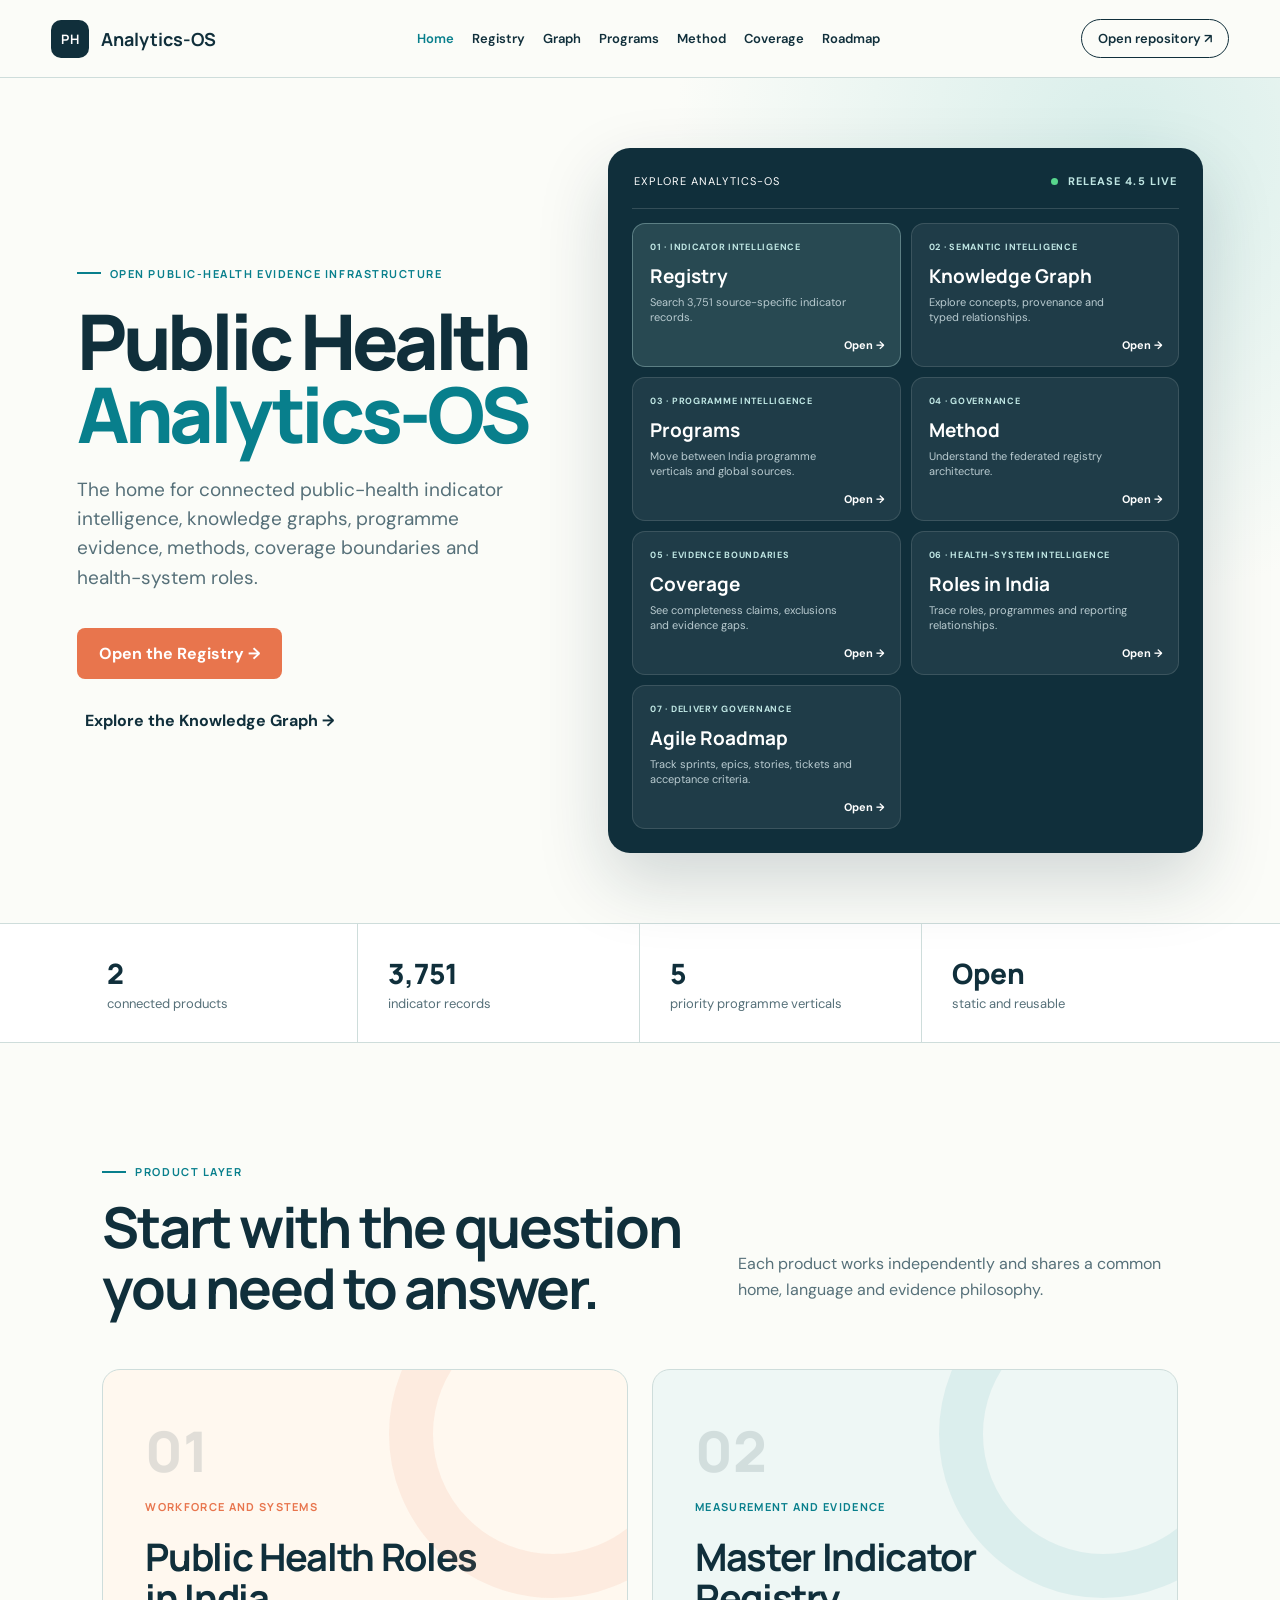
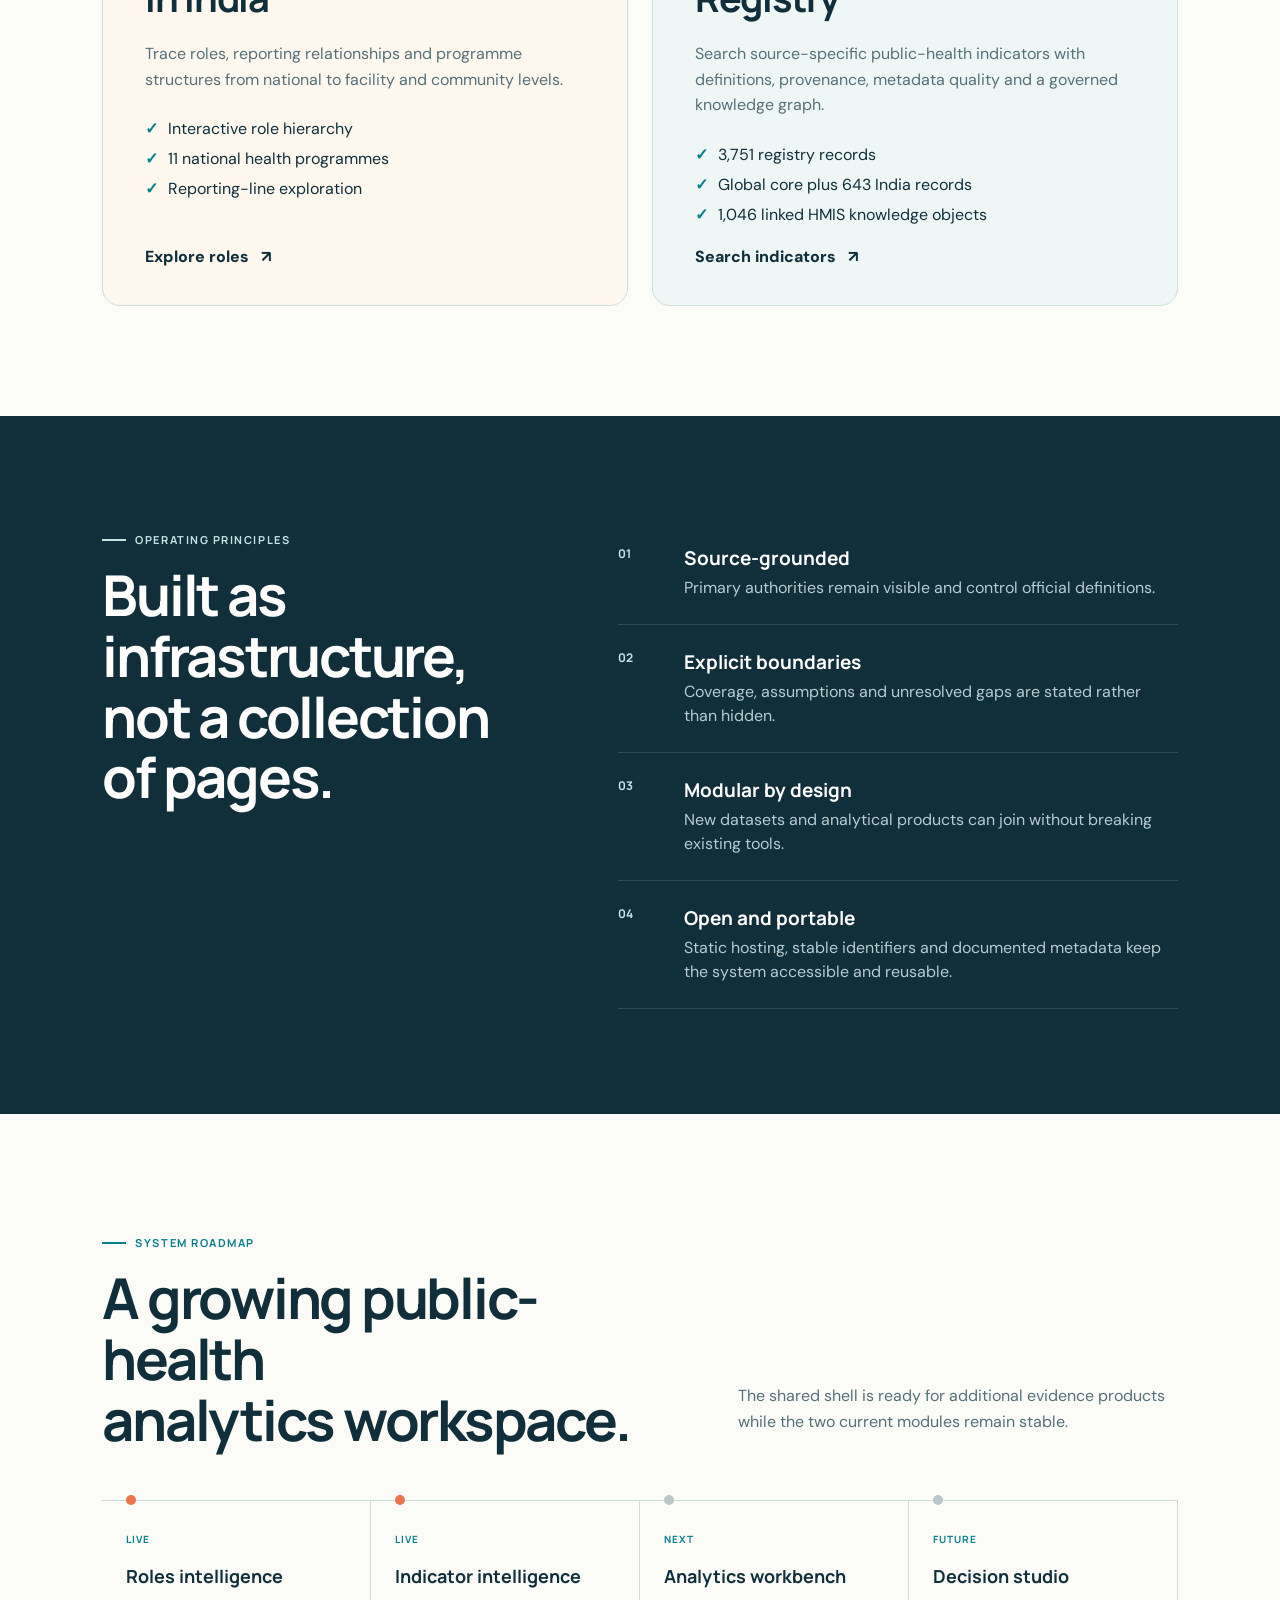
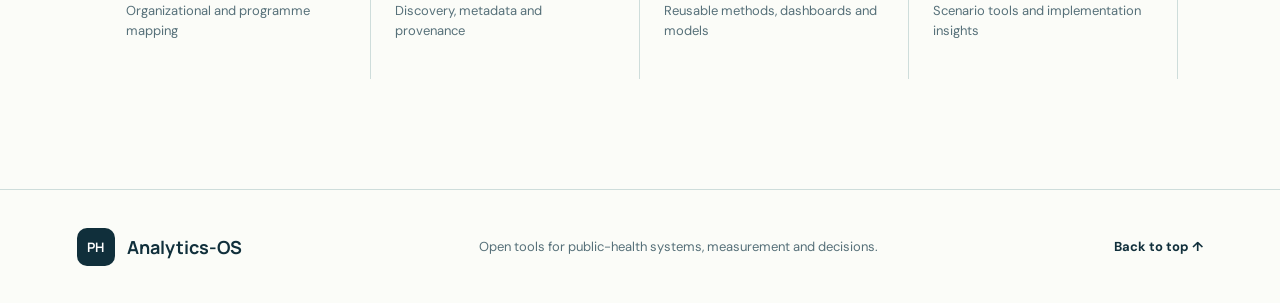
<file: index.html>
<!doctype html>
<html lang="en">
<head>
  <meta charset="utf-8">
  <meta name="viewport" content="width=device-width,initial-scale=1">
  <title>Public Health Analytics-OS</title>
  <meta name="description" content="An open, modular evidence workspace for public-health roles, indicators and analytics.">
  <meta property="og:title" content="Public Health Analytics-OS">
  <meta property="og:description" content="Public-health roles, indicators and evidence tools in one open operating system.">
  <meta property="og:url" content="https://abeezith.github.io/Public-Health-Analytics-OS/">
  <meta property="og:image" content="https://abeezith.github.io/Public-Health-Analytics-OS/og.png">
  <meta name="twitter:image" content="https://abeezith.github.io/Public-Health-Analytics-OS/og.png">
  <meta name="twitter:card" content="summary_large_image">
  <meta name="theme-color" content="#102F3B">
  <link rel="canonical" href="https://abeezith.github.io/Public-Health-Analytics-OS/">
  <link rel="stylesheet" href="styles.css?v=home-2.0.0">
</head>
<body>
  <header class="site-header">
    <a class="brand" href="#top" aria-label="Public Health Analytics-OS home"><span class="brand-mark">PH</span><span>Analytics-OS</span></a>
    <nav aria-label="Main navigation"><a href="#top" aria-current="page">Home</a><a href="indicators/#registry">Registry</a><a href="indicators/#knowledge-graph">Graph</a><a href="indicators/#india">Programs</a><a href="indicators/#method">Method</a><a href="indicators/#coverage">Coverage</a><a href="roadmap/">Roadmap</a></nav>
    <details class="mobile-nav"><summary>Explore <span aria-hidden="true">⌄</span></summary><div><a href="indicators/#registry">Registry</a><a href="indicators/#knowledge-graph">Knowledge Graph</a><a href="indicators/#india">Programs</a><a href="indicators/#method">Method</a><a href="indicators/#coverage">Coverage</a><a href="roadmap/">Agile roadmap</a><a href="roles/">Roles in India</a></div></details>
    <a class="github-link" href="https://github.com/abeezith/Public-Health-Analytics-OS" target="_blank" rel="noreferrer">Open repository ↗</a>
  </header>

  <main id="top">
    <section class="hero">
      <div class="hero-copy">
        <p class="eyebrow"><span></span> Open public-health evidence infrastructure</p>
        <h1>Public Health<br><em>Analytics-OS</em></h1>
        <p class="lede">The home for connected public-health indicator intelligence, knowledge graphs, programme evidence, methods, coverage boundaries and health-system roles.</p>
        <div class="hero-actions"><a class="primary" href="indicators/#registry">Open the Registry →</a><a class="secondary" href="indicators/#knowledge-graph">Explore the Knowledge Graph →</a></div>
      </div>
      <aside class="home-directory" id="workspace" aria-label="Analytics-OS workspace directory">
        <div class="directory-head"><span>Explore Analytics-OS</span><b><i></i> Release 4.5 live</b></div>
        <div class="directory-grid">
          <a class="directory-card featured" href="indicators/#registry"><span>01 · Indicator intelligence</span><strong>Registry</strong><small>Search 3,751 source-specific indicator records.</small><em>Open →</em></a>
          <a class="directory-card" href="indicators/#knowledge-graph"><span>02 · Semantic intelligence</span><strong>Knowledge Graph</strong><small>Explore concepts, provenance and typed relationships.</small><em>Open →</em></a>
          <a class="directory-card" href="indicators/#india"><span>03 · Programme intelligence</span><strong>Programs</strong><small>Move between India programme verticals and global sources.</small><em>Open →</em></a>
          <a class="directory-card" href="indicators/#method"><span>04 · Governance</span><strong>Method</strong><small>Understand the federated registry architecture.</small><em>Open →</em></a>
          <a class="directory-card" href="indicators/#coverage"><span>05 · Evidence boundaries</span><strong>Coverage</strong><small>See completeness claims, exclusions and evidence gaps.</small><em>Open →</em></a>
          <a class="directory-card" href="roles/"><span>06 · Health-system intelligence</span><strong>Roles in India</strong><small>Trace roles, programmes and reporting relationships.</small><em>Open →</em></a>
          <a class="directory-card" href="roadmap/"><span>07 · Delivery governance</span><strong>Agile Roadmap</strong><small>Track sprints, epics, stories, tickets and acceptance criteria.</small><em>Open →</em></a>
        </div>
      </aside>
    </section>

    <section class="metrics" aria-label="System metrics">
      <div><strong>2</strong><span>connected products</span></div>
      <div><strong>3,751</strong><span>indicator records</span></div>
      <div><strong>5</strong><span>priority programme verticals</span></div>
      <div><strong>Open</strong><span>static and reusable</span></div>
    </section>

    <section class="products" id="products">
      <div class="section-heading"><div><p class="eyebrow"><span></span> Product layer</p><h2>Start with the question<br>you need to answer.</h2></div><p>Each product works independently and shares a common home, language and evidence philosophy.</p></div>
      <div class="product-grid">
        <article class="product-card roles-card">
          <div class="product-number">01</div><div class="product-label">Workforce and systems</div>
          <h3>Public Health Roles<br>in India</h3>
          <p>Trace roles, reporting relationships and programme structures from national to facility and community levels.</p>
          <ul><li>Interactive role hierarchy</li><li>11 national health programmes</li><li>Reporting-line exploration</li></ul>
          <a href="roles/">Explore roles <span>↗</span></a>
        </article>
        <article class="product-card indicator-card">
          <div class="product-number">02</div><div class="product-label">Measurement and evidence</div>
          <h3>Master Indicator<br>Registry</h3>
          <p>Search source-specific public-health indicators with definitions, provenance, metadata quality and a governed knowledge graph.</p>
          <ul><li>3,751 registry records</li><li>Global core plus 643 India records</li><li>1,046 linked HMIS knowledge objects</li></ul>
          <a href="indicators/#registry">Search indicators <span>↗</span></a>
        </article>
      </div>
    </section>

    <section class="principles" id="principles">
      <div><p class="eyebrow light"><span></span> Operating principles</p><h2>Built as infrastructure,<br>not a collection of pages.</h2></div>
      <div class="principle-list">
        <article><span>01</span><div><h3>Source-grounded</h3><p>Primary authorities remain visible and control official definitions.</p></div></article>
        <article><span>02</span><div><h3>Explicit boundaries</h3><p>Coverage, assumptions and unresolved gaps are stated rather than hidden.</p></div></article>
        <article><span>03</span><div><h3>Modular by design</h3><p>New datasets and analytical products can join without breaking existing tools.</p></div></article>
        <article><span>04</span><div><h3>Open and portable</h3><p>Static hosting, stable identifiers and documented metadata keep the system accessible and reusable.</p></div></article>
      </div>
    </section>

    <section class="roadmap" id="roadmap">
      <div class="section-heading"><div><p class="eyebrow"><span></span> System roadmap</p><h2>A growing public-health<br>analytics workspace.</h2></div><p>The shared shell is ready for additional evidence products while the two current modules remain stable.</p></div>
      <div class="roadmap-track"><article class="done"><span>Live</span><h3>Roles intelligence</h3><p>Organizational and programme mapping</p></article><article class="done"><span>Live</span><h3>Indicator intelligence</h3><p>Discovery, metadata and provenance</p></article><article><span>Next</span><h3>Analytics workbench</h3><p>Reusable methods, dashboards and models</p></article><article><span>Future</span><h3>Decision studio</h3><p>Scenario tools and implementation insights</p></article></div>
    </section>
  </main>

  <footer><div class="brand"><span class="brand-mark">PH</span><span>Analytics-OS</span></div><p>Open tools for public-health systems, measurement and decisions.</p><a href="#top">Back to top ↑</a></footer>
</body>
</html>
</file>
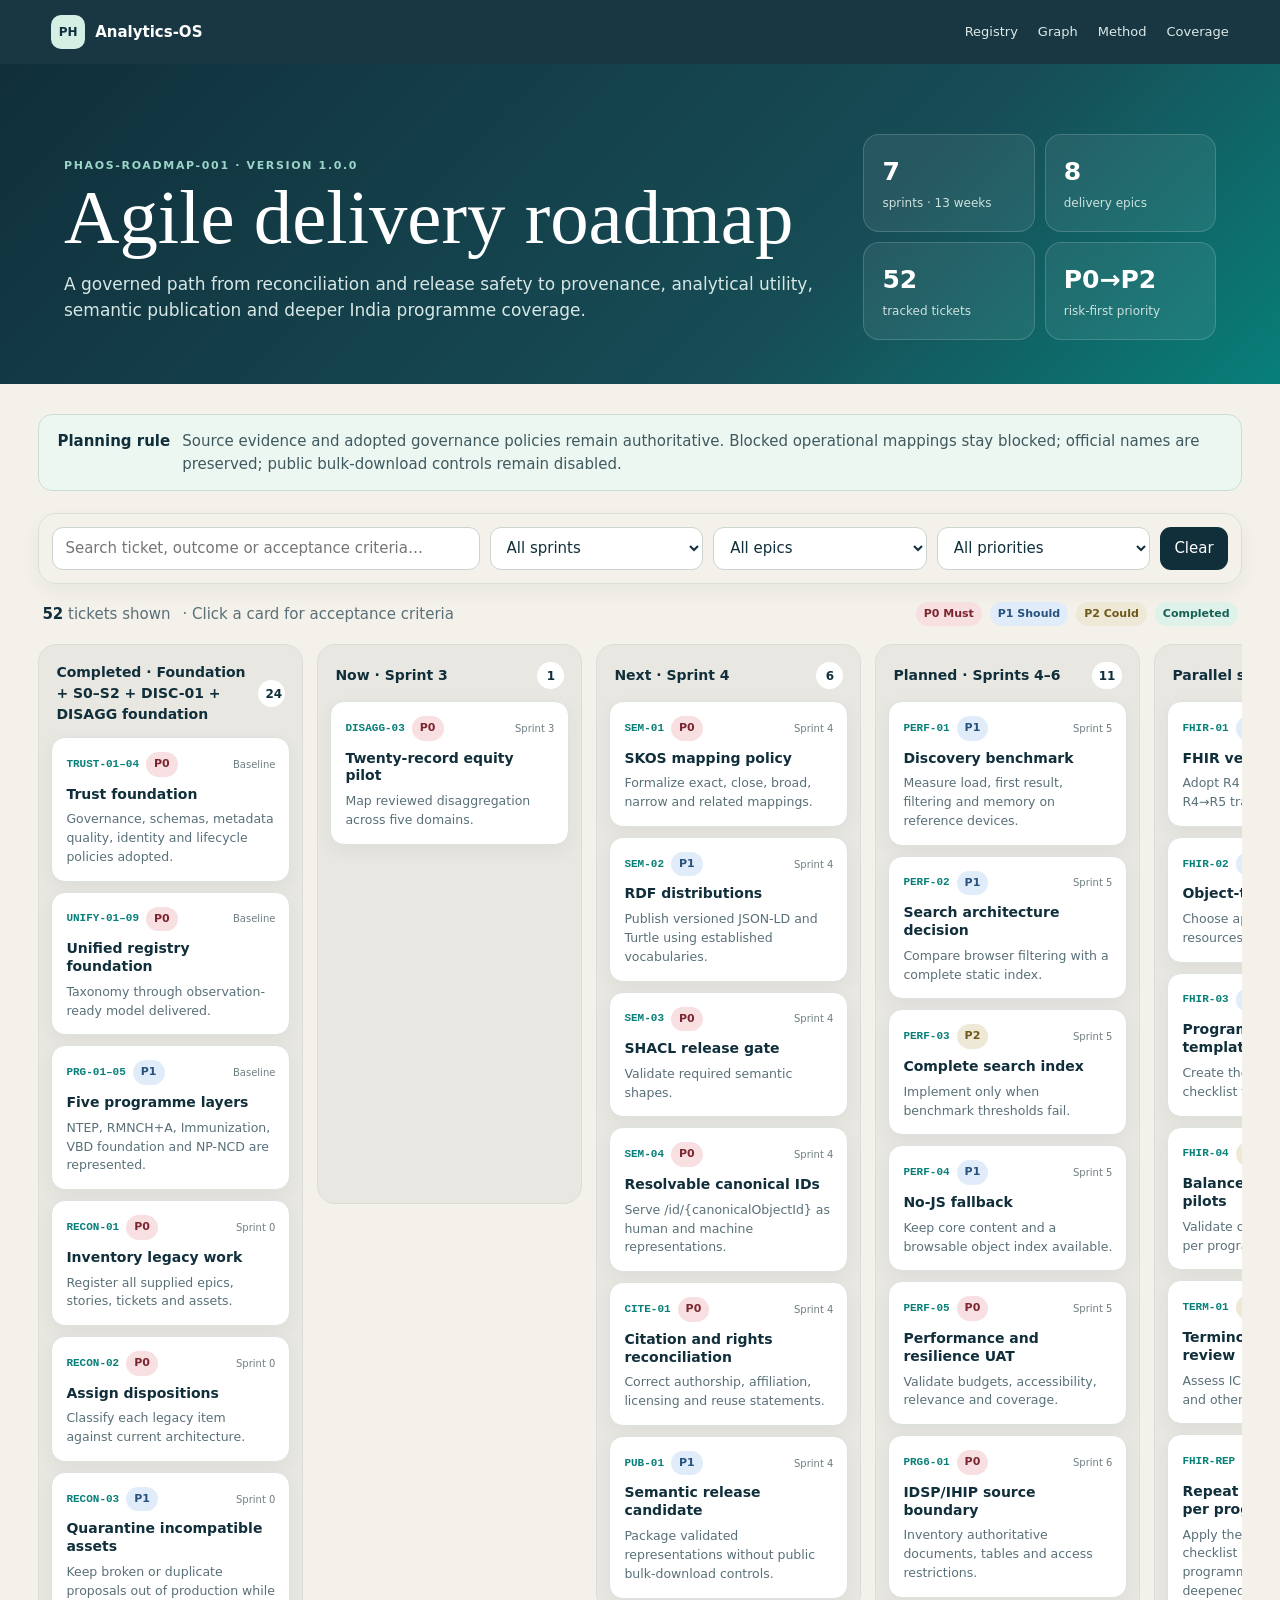
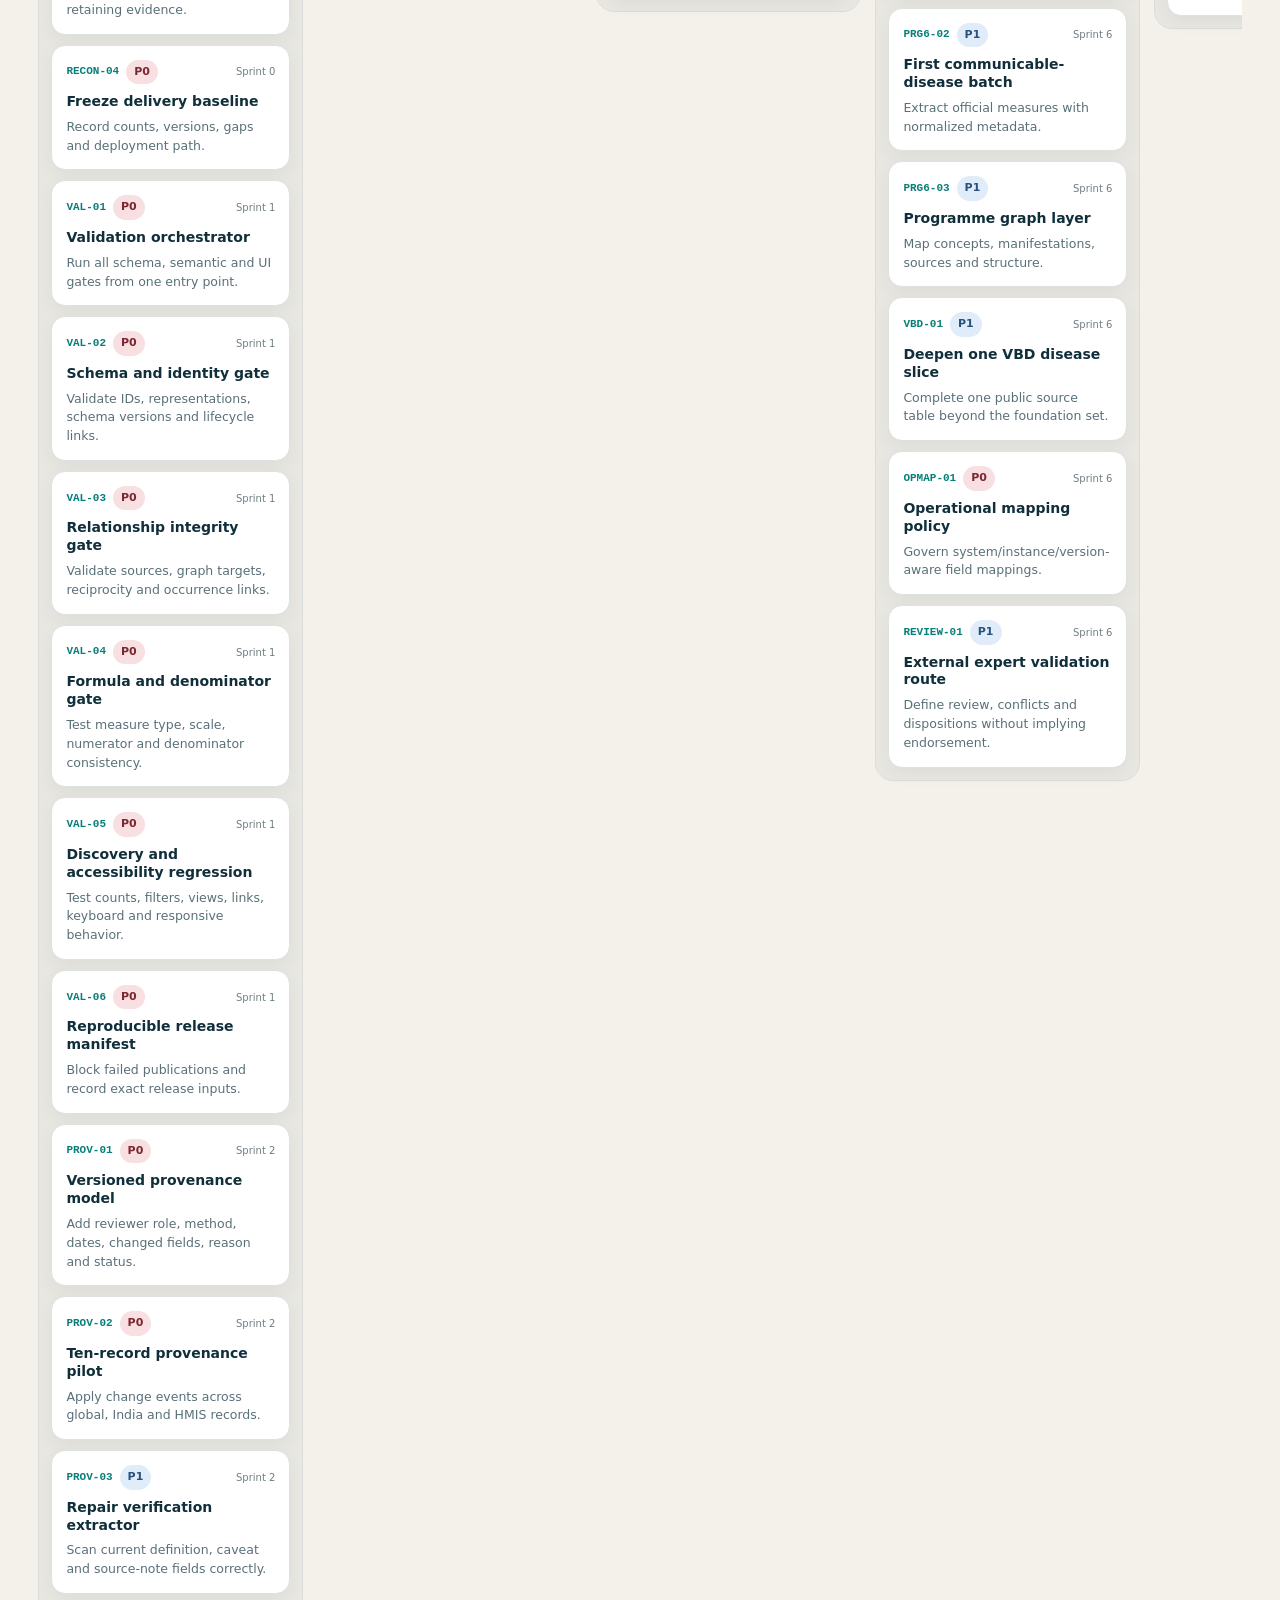
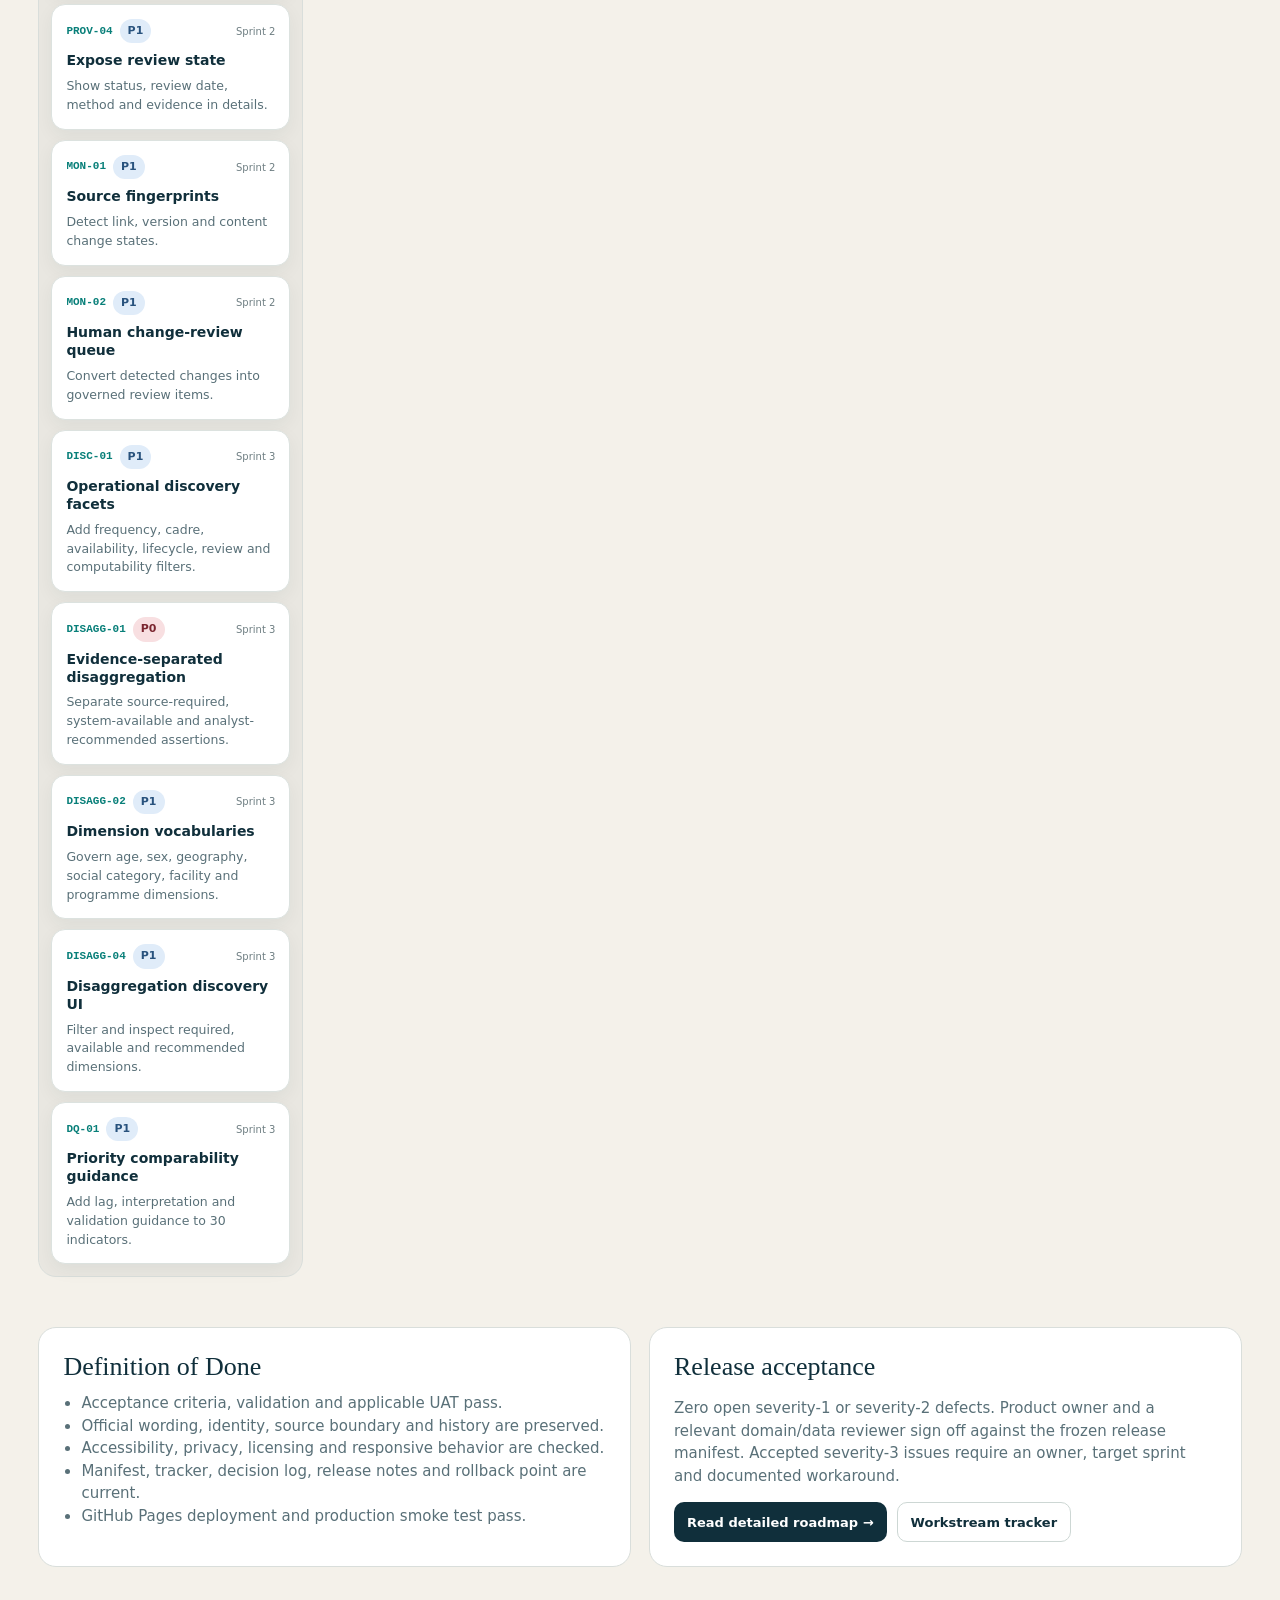
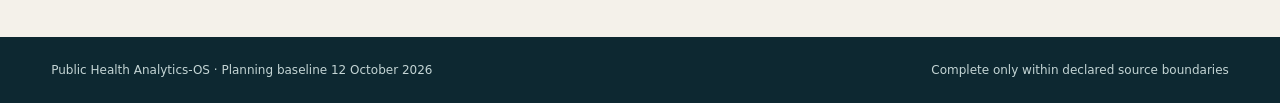
<file: roadmap/index.html>
<!doctype html>
<html lang="en">
<head>
  <meta charset="utf-8">
  <meta name="viewport" content="width=device-width,initial-scale=1">
  <title>Agile Roadmap · Public Health Analytics-OS</title>
  <meta name="description" content="Sprint, epic, story, ticket and UAT roadmap for Public Health Analytics-OS.">
  <meta name="theme-color" content="#102f3b">
  <link rel="canonical" href="https://abeezith.github.io/Public-Health-Analytics-OS/roadmap/">
  <style>
    :root{--ink:#102f3b;--muted:#597078;--paper:#f4f1ea;--white:#fff;--line:#d9dedb;--teal:#087f79;--mint:#dff2ea;--gold:#e7a93b;--rose:#a94d57;--blue:#3f6da5;--shadow:0 14px 35px rgba(16,47,59,.09)}
    *{box-sizing:border-box}html{scroll-behavior:smooth}body{margin:0;background:var(--paper);color:var(--ink);font:15px/1.5 Inter,ui-sans-serif,system-ui,-apple-system,"Segoe UI",sans-serif}
    a{color:inherit}.topbar{position:sticky;top:0;z-index:20;display:flex;align-items:center;gap:22px;padding:15px clamp(18px,4vw,60px);background:rgba(16,47,59,.96);color:#fff;backdrop-filter:blur(12px)}
    .brand{display:flex;align-items:center;gap:10px;font-weight:800;text-decoration:none;white-space:nowrap}.mark{display:grid;place-items:center;width:34px;height:34px;border-radius:10px;background:#d6efe5;color:var(--ink);font-size:12px}
    .topbar nav{display:flex;gap:20px;margin-left:auto}.topbar nav a{text-decoration:none;color:#dce9e8;font-size:13px}.topbar nav a:hover,.topbar nav a:focus-visible{color:#fff}
    .hero{padding:70px clamp(18px,5vw,76px) 44px;background:linear-gradient(135deg,#102f3b,#174d56 65%,#087f79);color:#fff}.hero-inner{max-width:1400px;margin:auto;display:grid;grid-template-columns:minmax(0,1.5fr) minmax(300px,.7fr);gap:44px;align-items:end}
    .eyebrow{text-transform:uppercase;letter-spacing:.15em;font-size:11px;font-weight:800;color:#9bd5c8}.hero h1{margin:.35rem 0 1rem;font-family:Georgia,serif;font-size:clamp(42px,6vw,78px);font-weight:500;line-height:.98}.hero p{max-width:760px;color:#d7e7e5;font-size:17px}
    .hero-meta{display:grid;grid-template-columns:1fr 1fr;gap:10px}.metric{padding:18px;border:1px solid rgba(255,255,255,.16);border-radius:16px;background:rgba(255,255,255,.07)}.metric strong{display:block;font-size:25px}.metric span{color:#cfe1df;font-size:12px}
    main{max-width:1600px;margin:auto;padding:30px clamp(14px,3vw,42px) 70px}.notice{display:flex;gap:12px;align-items:flex-start;margin-bottom:22px;padding:15px 18px;border:1px solid #c8ddd5;border-radius:14px;background:#edf7f2}.notice strong{white-space:nowrap}.notice p{margin:0;color:#3f595e}
    .controls{position:sticky;top:64px;z-index:15;display:grid;grid-template-columns:minmax(220px,2fr) repeat(3,minmax(145px,1fr)) auto;gap:10px;padding:13px;margin-bottom:18px;border:1px solid var(--line);border-radius:18px;background:rgba(244,241,234,.96);box-shadow:0 8px 20px rgba(16,47,59,.05);backdrop-filter:blur(10px)}
    input,select,button{font:inherit}input,select{width:100%;min-height:42px;padding:9px 12px;border:1px solid #cbd4d1;border-radius:11px;background:#fff;color:var(--ink)}button{min-height:42px;padding:9px 14px;border:0;border-radius:11px;background:var(--ink);color:#fff;cursor:pointer}button:hover,button:focus-visible{background:var(--teal)}
    .summary{display:flex;flex-wrap:wrap;gap:12px;align-items:center;margin:0 4px 18px;color:var(--muted)}.summary strong{color:var(--ink)}.legend{display:flex;flex-wrap:wrap;gap:8px;margin-left:auto}.legend span,.pill{padding:4px 8px;border-radius:999px;font-size:11px;font-weight:750}.p0{background:#f8dfe1;color:#7b2630}.p1{background:#e0ecf9;color:#28527d}.p2{background:#eee8d7;color:#6e591b}.done{background:var(--mint);color:#176055}
    .board{display:grid;grid-template-columns:repeat(6,minmax(265px,1fr));gap:14px;align-items:start;overflow-x:auto;padding-bottom:16px}.column{min-height:560px;padding:12px;border:1px solid var(--line);border-radius:18px;background:#e9e7e1}.column-head{display:flex;align-items:center;justify-content:space-between;padding:5px 5px 12px}.column-head h2{margin:0;font-size:14px}.column-head span{display:grid;place-items:center;min-width:27px;height:27px;padding:0 7px;border-radius:20px;background:#fff;font-size:12px;font-weight:800}
    .stack{display:grid;gap:10px}.card{border:1px solid #dce2df;border-radius:14px;background:#fff;box-shadow:0 6px 18px rgba(16,47,59,.055);overflow:hidden;transition:transform .16s ease,box-shadow .16s ease}.card:hover{transform:translateY(-2px);box-shadow:var(--shadow)}.card summary{list-style:none;cursor:pointer;padding:14px}.card summary::-webkit-details-marker{display:none}.card-top{display:flex;align-items:center;gap:7px;margin-bottom:9px}.ticket{font:800 11px/1.2 ui-monospace,SFMono-Regular,Consolas,monospace;color:var(--teal)}.card .sprint{margin-left:auto;color:#6e7e82;font-size:10px}.card h3{margin:0 0 7px;font-size:14px;line-height:1.28}.card .story{margin:0;color:var(--muted);font-size:12.5px}.card-detail{padding:0 14px 14px;border-top:1px solid #edf0ee}.card-detail p{margin:11px 0 0;font-size:12px}.card-detail strong{display:block;margin-bottom:3px;color:#54676b;font-size:10px;text-transform:uppercase;letter-spacing:.08em}.empty{padding:24px 12px;color:#738388;text-align:center;font-size:12px}.hidden{display:none!important}
    .footer-grid{display:grid;grid-template-columns:1fr 1fr;gap:18px;margin-top:34px}.panel{padding:24px;border:1px solid var(--line);border-radius:18px;background:#fff}.panel h2{margin:0 0 10px;font:500 26px Georgia,serif}.panel p,.panel li{color:var(--muted)}.panel ul{margin:8px 0;padding-left:18px}.actions{display:flex;flex-wrap:wrap;gap:10px;margin-top:15px}.action{display:inline-flex;align-items:center;min-height:40px;padding:9px 13px;border-radius:10px;background:var(--ink);color:#fff;text-decoration:none;font-weight:700;font-size:13px}.action.secondary{border:1px solid #cdd7d4;background:#fff;color:var(--ink)}
    footer{display:flex;justify-content:space-between;gap:20px;padding:24px clamp(18px,4vw,60px);background:#0d2831;color:#c4d5d5;font-size:12px}
    @media(max-width:1050px){.hero-inner{grid-template-columns:1fr}.controls{grid-template-columns:1fr 1fr 1fr}.controls input{grid-column:1/-1}.board{grid-template-columns:repeat(6,285px)}.footer-grid{grid-template-columns:1fr}}
    @media(max-width:650px){.topbar nav{display:none}.hero{padding-top:48px}.hero-meta{grid-template-columns:1fr 1fr}.controls{position:static;grid-template-columns:1fr}.controls input{grid-column:auto}.notice{display:block}.notice strong{display:block;margin-bottom:4px}.board{grid-template-columns:repeat(6,84vw)}.footer-grid{grid-template-columns:1fr}footer{display:block}}
    @media(prefers-reduced-motion:reduce){*{scroll-behavior:auto!important;transition:none!important}}
    @media print{.topbar,.controls,button{display:none!important}.hero{padding:24px;background:#fff;color:#000}.hero p{color:#333}.board{display:block;overflow:visible}.column{min-height:0;margin-bottom:15px}.card{break-inside:avoid}.footer-grid{display:block}}
  </style>
</head>
<body>
  <header class="topbar">
    <a class="brand" href="../"><span class="mark">PH</span><span>Analytics-OS</span></a>
    <nav aria-label="Roadmap navigation"><a href="../indicators/#registry">Registry</a><a href="../indicators/#knowledge-graph">Graph</a><a href="../indicators/#method">Method</a><a href="../indicators/#coverage">Coverage</a></nav>
  </header>

  <section class="hero">
    <div class="hero-inner">
      <div><div class="eyebrow">PHAOS-ROADMAP-001 · Version 1.0.0</div><h1>Agile delivery roadmap</h1><p>A governed path from reconciliation and release safety to provenance, analytical utility, semantic publication and deeper India programme coverage.</p></div>
      <div class="hero-meta"><div class="metric"><strong>7</strong><span>sprints · 13 weeks</span></div><div class="metric"><strong>8</strong><span>delivery epics</span></div><div class="metric"><strong id="ticket-total">0</strong><span>tracked tickets</span></div><div class="metric"><strong>P0→P2</strong><span>risk-first priority</span></div></div>
    </div>
  </section>

  <main>
    <div class="notice"><strong>Planning rule</strong><p>Source evidence and adopted governance policies remain authoritative. Blocked operational mappings stay blocked; official names are preserved; public bulk-download controls remain disabled.</p></div>
    <section class="controls" aria-label="Roadmap filters">
      <input id="query" type="search" placeholder="Search ticket, outcome or acceptance criteria…" aria-label="Search roadmap">
      <select id="sprint-filter" aria-label="Filter by sprint"><option value="all">All sprints</option></select>
      <select id="epic-filter" aria-label="Filter by epic"><option value="all">All epics</option></select>
      <select id="priority-filter" aria-label="Filter by priority"><option value="all">All priorities</option><option>P0</option><option>P1</option><option>P2</option><option>Blocked</option></select>
      <button id="clear" type="button">Clear</button>
    </section>
    <div class="summary"><span><strong id="visible-count">0</strong> tickets shown</span><span>· Click a card for acceptance criteria</span><div class="legend"><span class="p0">P0 Must</span><span class="p1">P1 Should</span><span class="p2">P2 Could</span><span class="done">Completed</span></div></div>

    <section class="board" id="board" aria-label="Kanban roadmap">
      <section class="column" data-column="completed"><div class="column-head"><h2>Completed · Foundation + S0–S2 + DISC-01 + DISAGG foundation</h2><span>0</span></div><div class="stack"></div></section>
      <section class="column" data-column="now"><div class="column-head"><h2>Now · Sprint 3</h2><span>0</span></div><div class="stack"></div></section>
      <section class="column" data-column="next"><div class="column-head"><h2>Next · Sprint 4</h2><span>0</span></div><div class="stack"></div></section>
      <section class="column" data-column="planned"><div class="column-head"><h2>Planned · Sprints 4–6</h2><span>0</span></div><div class="stack"></div></section>
      <section class="column" data-column="parallel"><div class="column-head"><h2>Parallel standards</h2><span>0</span></div><div class="stack"></div></section>
      <section class="column" data-column="blocked"><div class="column-head"><h2>Evidence-blocked</h2><span>0</span></div><div class="stack"></div></section>
    </section>

    <section class="footer-grid">
      <article class="panel"><h2>Definition of Done</h2><ul><li>Acceptance criteria, validation and applicable UAT pass.</li><li>Official wording, identity, source boundary and history are preserved.</li><li>Accessibility, privacy, licensing and responsive behavior are checked.</li><li>Manifest, tracker, decision log, release notes and rollback point are current.</li><li>GitHub Pages deployment and production smoke test pass.</li></ul></article>
      <article class="panel"><h2>Release acceptance</h2><p>Zero open severity-1 or severity-2 defects. Product owner and a relevant domain/data reviewer sign off against the frozen release manifest. Accepted severity-3 issues require an owner, target sprint and documented workaround.</p><div class="actions"><a class="action" href="https://github.com/abeezith/Public-Health-Analytics-OS/blob/main/docs/AGILE-ROADMAP.md">Read detailed roadmap →</a><a class="action secondary" href="https://github.com/abeezith/Public-Health-Analytics-OS/blob/main/docs/PROGRAMME-WORKSTREAM-TRACKER.md">Workstream tracker</a></div></article>
    </section>
  </main>
  <footer><span>Public Health Analytics-OS · Planning baseline 12 October 2026</span><span>Complete only within declared source boundaries</span></footer>

  <script>
    const tickets = [
      {id:'TRUST-01–04',title:'Trust foundation',story:'Governance, schemas, metadata quality, identity and lifecycle policies adopted.',ac:'Published governed artifacts exist and current registry records validate against their adopted boundaries.',priority:'P0',sprint:'Baseline',epic:'E1',column:'completed'},
      {id:'UNIFY-01–09',title:'Unified registry foundation',story:'Taxonomy through observation-ready model delivered.',ac:'4,743 canonical objects, 4,797 representations and 560 occurrences reconcile without flattening object classes.',priority:'P0',sprint:'Baseline',epic:'E1',column:'completed'},
      {id:'PRG-01–05',title:'Five programme layers',story:'NTEP, RMNCH+A, Immunization, VBD foundation and NP-NCD are represented.',ac:'Each programme states its source boundary, evidence gaps and graph scope.',priority:'P1',sprint:'Baseline',epic:'E6',column:'completed'},
      {id:'RECON-01',title:'Inventory legacy work',story:'Register all supplied epics, stories, tickets and assets.',ac:'Every item has source, proposed epic, dependency and duplicate status.',priority:'P0',sprint:'Sprint 0',epic:'E0',column:'completed'},
      {id:'RECON-02',title:'Assign dispositions',story:'Classify each legacy item against current architecture.',ac:'Each item is completed, adapt, new, blocked, rejected or superseded with rationale.',priority:'P0',sprint:'Sprint 0',epic:'E0',column:'completed'},
      {id:'RECON-03',title:'Quarantine incompatible assets',story:'Keep broken or duplicate proposals out of production while retaining evidence.',ac:'Syntax-broken JS, duplicate scripts and incompatible workflows are traceably archived.',priority:'P1',sprint:'Sprint 0',epic:'E0',column:'completed'},
      {id:'RECON-04',title:'Freeze delivery baseline',story:'Record counts, versions, gaps and deployment path.',ac:'Counts reproduce; policies and blockers are explicit; backlog order is accepted.',priority:'P0',sprint:'Sprint 0',epic:'E0',column:'completed'},
      {id:'VAL-01',title:'Validation orchestrator',story:'Run all schema, semantic and UI gates from one entry point.',ac:'One command returns non-zero on failure and writes a machine-readable summary.',priority:'P0',sprint:'Sprint 1',epic:'E1',column:'completed'},
      {id:'VAL-02',title:'Schema and identity gate',story:'Validate IDs, representations, schema versions and lifecycle links.',ac:'No duplicate canonical IDs; all required records validate; lifecycle pairs agree.',priority:'P0',sprint:'Sprint 1',epic:'E1',column:'completed'},
      {id:'VAL-03',title:'Relationship integrity gate',story:'Validate sources, graph targets, reciprocity and occurrence links.',ac:'No unresolved accepted target; candidates remain target-free; directions pass.',priority:'P0',sprint:'Sprint 1',epic:'E1',column:'completed'},
      {id:'VAL-04',title:'Formula and denominator gate',story:'Test measure type, scale, numerator and denominator consistency.',ac:'Percentages show (numerator ÷ denominator) × 100 and every scale is explicit.',priority:'P0',sprint:'Sprint 1',epic:'E1',column:'completed'},
      {id:'VAL-05',title:'Discovery and accessibility regression',story:'Test counts, filters, views, links, keyboard and responsive behavior.',ac:'Golden scenarios pass for all object classes at mobile and desktop widths.',priority:'P0',sprint:'Sprint 1',epic:'E1',column:'completed'},
      {id:'VAL-06',title:'Reproducible release manifest',story:'Block failed publications and record exact release inputs.',ac:'Manifest records SHA, counts, inputs, schemas, checksums and validation result.',priority:'P0',sprint:'Sprint 1',epic:'E1',column:'completed'},
      {id:'PROV-01',title:'Versioned provenance model',story:'Add reviewer role, method, dates, changed fields, reason and status.',ac:'Schema is versioned and prior representations retain an explicit compatibility path.',priority:'P0',sprint:'Sprint 2',epic:'E2',column:'completed'},
      {id:'PROV-02',title:'Ten-record provenance pilot',story:'Apply change events across global, India and HMIS records.',ac:'All IDs resolve; history is append-only; official wording is not silently changed.',priority:'P0',sprint:'Sprint 2',epic:'E2',column:'completed'},
      {id:'PROV-03',title:'Repair verification extractor',story:'Scan current definition, caveat and source-note fields correctly.',ac:'Fixtures detect known flags and UTF-8 output is clean.',priority:'P1',sprint:'Sprint 2',epic:'E2',column:'completed'},
      {id:'PROV-04',title:'Expose review state',story:'Show status, review date, method and evidence in details.',ac:'Review is visible without implying source authority or custodian approval.',priority:'P1',sprint:'Sprint 2',epic:'E2',column:'completed'},
      {id:'MON-01',title:'Source fingerprints',story:'Detect link, version and content change states.',ac:'HTTP success never equals unchanged meaning; redirects and access loss differ.',priority:'P1',sprint:'Sprint 2',epic:'E2',column:'completed'},
      {id:'MON-02',title:'Human change-review queue',story:'Convert detected changes into governed review items.',ac:'Affected records, fingerprints, severity and disposition are explicit; no auto-rewrite.',priority:'P1',sprint:'Sprint 2',epic:'E2',column:'completed'},
      {id:'DISC-01',title:'Operational discovery facets',story:'Add frequency, cadre, availability, lifecycle, review and computability filters.',ac:'Controlled values and unknowns are retained; counts and deep links remain correct.',priority:'P1',sprint:'Sprint 3',epic:'E3',column:'completed'},
      {id:'DISAGG-01',title:'Evidence-separated disaggregation',story:'Separate source-required, system-available and analyst-recommended assertions.',ac:'Every assertion carries evidence, scope and review; recommendation never implies availability.',priority:'P0',sprint:'Sprint 3',epic:'E3',column:'completed'},
      {id:'DISAGG-02',title:'Dimension vocabularies',story:'Govern age, sex, geography, social category, facility and programme dimensions.',ac:'Stable IDs, definitions, hierarchy and unknown/not-applicable semantics validate.',priority:'P1',sprint:'Sprint 3',epic:'E3',column:'completed'},
      {id:'DISAGG-03',title:'Twenty-record equity pilot',story:'Map reviewed disaggregation across five domains.',ac:'All IDs resolve; availability is evidenced; privacy risk and review are recorded.',priority:'P0',sprint:'Sprint 3',epic:'E3',column:'now'},
      {id:'DISAGG-04',title:'Disaggregation discovery UI',story:'Filter and inspect required, available and recommended dimensions.',ac:'States are visually distinct and filters are accurate and accessible.',priority:'P1',sprint:'Sprint 3',epic:'E3',column:'completed'},
      {id:'DQ-01',title:'Priority comparability guidance',story:'Add lag, interpretation and validation guidance to 30 indicators.',ac:'Guidance is source-aware; unavailable guidance is stated rather than invented.',priority:'P1',sprint:'Sprint 3',epic:'E3',column:'completed'},
      {id:'SEM-01',title:'SKOS mapping policy',story:'Formalize exact, close, broad, narrow and related mappings.',ac:'Direction and evidence tests pass; mappings do not imply aggregation safety.',priority:'P0',sprint:'Sprint 4',epic:'E4',column:'next'},
      {id:'SEM-02',title:'RDF distributions',story:'Publish versioned JSON-LD and Turtle using established vocabularies.',ac:'Identity, provenance, versions and relationship direction survive serialization.',priority:'P1',sprint:'Sprint 4',epic:'E4',column:'next'},
      {id:'SEM-03',title:'SHACL release gate',story:'Validate required semantic shapes.',ac:'Identity, provenance, mappings and controlled vocabularies pass or block release.',priority:'P0',sprint:'Sprint 4',epic:'E4',column:'next'},
      {id:'SEM-04',title:'Resolvable canonical IDs',story:'Serve /id/{canonicalObjectId} as human and machine representations.',ac:'Active and retired IDs resolve, agree across formats and disclose lifecycle state.',priority:'P0',sprint:'Sprint 4',epic:'E4',column:'next'},
      {id:'CITE-01',title:'Citation and rights reconciliation',story:'Correct authorship, affiliation, licensing and reuse statements.',ac:'No placeholders or overclaims; original and third-party rights are distinguished.',priority:'P0',sprint:'Sprint 4',epic:'E4',column:'next'},
      {id:'PUB-01',title:'Semantic release candidate',story:'Package validated representations without public bulk-download controls.',ac:'Manifest, notes and evidence exist; no download control is introduced.',priority:'P1',sprint:'Sprint 4',epic:'E4',column:'next'},
      {id:'PERF-01',title:'Discovery benchmark',story:'Measure load, first result, filtering and memory on reference devices.',ac:'All object classes and exact baseline counts are included in reproducible results.',priority:'P1',sprint:'Sprint 5',epic:'E5',column:'planned'},
      {id:'PERF-02',title:'Search architecture decision',story:'Compare browser filtering with a complete static index.',ac:'ADR covers completeness, hosting, accessibility, maintenance and rollback.',priority:'P1',sprint:'Sprint 5',epic:'E5',column:'planned'},
      {id:'PERF-03',title:'Complete search index',story:'Implement only when benchmark thresholds fail.',ac:'No HMIS/occurrence regression; counts and relevance fixtures reconcile.',priority:'P2',sprint:'Sprint 5',epic:'E5',column:'planned'},
      {id:'PERF-04',title:'No-JS fallback',story:'Keep core content and a browsable object index available.',ac:'Fallback is useful and limitations of enhanced filtering are explicit.',priority:'P1',sprint:'Sprint 5',epic:'E5',column:'planned'},
      {id:'PERF-05',title:'Performance and resilience UAT',story:'Validate budgets, accessibility, relevance and coverage.',ac:'Budgets pass or change rolls back; counts and keyboard flows remain valid.',priority:'P0',sprint:'Sprint 5',epic:'E5',column:'planned'},
      {id:'PRG6-01',title:'IDSP/IHIP source boundary',story:'Inventory authoritative documents, tables and access restrictions.',ac:'Ledger records exact sources, versions, access dates, tables and exclusions.',priority:'P0',sprint:'Sprint 6',epic:'E6',column:'planned'},
      {id:'PRG6-02',title:'First communicable-disease batch',story:'Extract official measures with normalized metadata.',ac:'Official names remain; formula, scale, frequency, level and source are captured when stated.',priority:'P1',sprint:'Sprint 6',epic:'E6',column:'planned'},
      {id:'PRG6-03',title:'Programme graph layer',story:'Map concepts, manifestations, sources and structure.',ac:'Edges are governed and evidenced; disease measures are not falsely equated.',priority:'P1',sprint:'Sprint 6',epic:'E6',column:'planned'},
      {id:'VBD-01',title:'Deepen one VBD disease slice',story:'Complete one public source table beyond the foundation set.',ac:'Boundary, denominator, lowest level and surveillance context are explicit.',priority:'P1',sprint:'Sprint 6',epic:'E6',column:'planned'},
      {id:'OPMAP-01',title:'Operational mapping policy',story:'Govern system/instance/version-aware field mappings.',ac:'UID, direction, confidence, evidence and validity are required; UIDs are not universal.',priority:'P0',sprint:'Sprint 6',epic:'E6',column:'planned'},
      {id:'REVIEW-01',title:'External expert validation route',story:'Define review, conflicts and dispositions without implying endorsement.',ac:'Brief, evidence, SLA and accept/reject/defer states are documented.',priority:'P1',sprint:'Sprint 6',epic:'E6',column:'planned'},
      {id:'FHIR-01',title:'FHIR version policy',story:'Adopt R4 initially and document R4→R5 transformation.',ac:'Canonical/version rules are explicit; ABDM conformance is not implied.',priority:'P1',sprint:'Parallel',epic:'E7',column:'parallel'},
      {id:'FHIR-02',title:'Object-to-resource matrix',story:'Choose appropriate FHIR resources by object class.',ac:'Not every object becomes Measure; observations and definitions remain distinct.',priority:'P1',sprint:'Parallel',epic:'E7',column:'parallel'},
      {id:'FHIR-03',title:'Programme mapping template',story:'Create the repeatable standards checklist for each programme.',ac:'Identity, population, scoring, period, evidence and maturity are captured.',priority:'P1',sprint:'Parallel',epic:'E7',column:'parallel'},
      {id:'FHIR-04',title:'Balanced programme pilots',story:'Validate one representative set per programme.',ac:'Mapped, validated, reviewed, computable and approved states are never conflated.',priority:'P2',sprint:'Parallel',epic:'E7',column:'parallel'},
      {id:'TERM-01',title:'Terminology eligibility review',story:'Assess ICD, SNOMED CT, LOINC and other slots separately.',ac:'Only eligible clinical concepts map with version, license, evidence and match type.',priority:'P2',sprint:'Parallel',epic:'E7',column:'parallel'},
      {id:'FHIR-REP',title:'Repeat standards review per programme',story:'Apply the interoperability checklist whenever a programme is added or deepened.',ac:'Applicability, validation evidence, maturity and deferred operational dependencies are recorded.',priority:'P1',sprint:'Parallel',epic:'E7',column:'parallel'},
      {id:'OPMAP-02',title:'HMIS/DHIS2 operational pilot',story:'Map against an authorized current instance export.',ac:'Cannot start until a versioned, authorized export is available.',priority:'Blocked',sprint:'Evidence required',epic:'E6',column:'blocked'},
      {id:'OPMAP-03',title:'NTEP operational mapping',story:'Map Ni-kshay fields from an authorized dictionary.',ac:'No field or UID is inferred from screenshots or public labels.',priority:'Blocked',sprint:'Evidence required',epic:'E6',column:'blocked'},
      {id:'OPMAP-04',title:'NP-NCD operational mapping',story:'Map portal/AMRIT/CBAC fields from authoritative evidence.',ac:'Versioned dictionary or export and mapping review are required.',priority:'Blocked',sprint:'Evidence required',epic:'E6',column:'blocked'},
      {id:'DOI-01',title:'Zenodo DOI publication',story:'Create a citable archival release after rights review.',ac:'Authorship, affiliation, license and release semantics are approved first.',priority:'Blocked',sprint:'Evidence required',epic:'E4',column:'blocked'}
    ];

    const columns = [...document.querySelectorAll('.column')];
    const query = document.querySelector('#query');
    const sprintFilter = document.querySelector('#sprint-filter');
    const epicFilter = document.querySelector('#epic-filter');
    const priorityFilter = document.querySelector('#priority-filter');
    const unique = key => [...new Set(tickets.map(t => t[key]))];
    unique('sprint').forEach(value => sprintFilter.add(new Option(value,value)));
    unique('epic').sort().forEach(value => epicFilter.add(new Option(`${value} · ${({E0:'Reconciliation',E1:'Release trust',E2:'Provenance',E3:'Analytical utility',E4:'Semantic publication',E5:'Performance',E6:'Programme expansion',E7:'Interoperability'})[value]}`,value)));
    document.querySelector('#ticket-total').textContent = tickets.length;

    function makeCard(ticket){
      const card=document.createElement('details'); card.className='card';
      const summary=document.createElement('summary');
      const top=document.createElement('div'); top.className='card-top';
      const id=document.createElement('span'); id.className='ticket'; id.textContent=ticket.id;
      const priority=document.createElement('span'); priority.className=`pill ${ticket.priority==='P0'?'p0':ticket.priority==='P1'?'p1':ticket.priority==='P2'?'p2':'p0'}`; priority.textContent=ticket.priority;
      const sprint=document.createElement('span'); sprint.className='sprint'; sprint.textContent=ticket.sprint;
      top.append(id,priority,sprint);
      const title=document.createElement('h3'); title.textContent=ticket.title;
      const story=document.createElement('p'); story.className='story'; story.textContent=ticket.story;
      summary.append(top,title,story);
      const detail=document.createElement('div'); detail.className='card-detail';
      const ac=document.createElement('p'); const label=document.createElement('strong'); label.textContent='Acceptance criteria'; ac.append(label,document.createTextNode(ticket.ac));
      const meta=document.createElement('p'); const metaLabel=document.createElement('strong'); metaLabel.textContent='Epic'; meta.append(metaLabel,document.createTextNode(ticket.epic));
      detail.append(ac,meta); card.append(summary,detail); return card;
    }

    function render(){
      const term=query.value.trim().toLowerCase(); let visible=0;
      columns.forEach(column=>{column.querySelector('.stack').replaceChildren();});
      tickets.forEach(ticket=>{
        const haystack=Object.values(ticket).join(' ').toLowerCase();
        const match=(!term||haystack.includes(term))&&(sprintFilter.value==='all'||ticket.sprint===sprintFilter.value)&&(epicFilter.value==='all'||ticket.epic===epicFilter.value)&&(priorityFilter.value==='all'||ticket.priority===priorityFilter.value);
        if(match){document.querySelector(`[data-column="${ticket.column}"] .stack`).append(makeCard(ticket));visible++;}
      });
      columns.forEach(column=>{const count=column.querySelector('.stack').children.length;column.querySelector('.column-head span').textContent=count;if(!count){const empty=document.createElement('div');empty.className='empty';empty.textContent='No matching tickets';column.querySelector('.stack').append(empty);}});
      document.querySelector('#visible-count').textContent=visible;
    }
    [query,sprintFilter,epicFilter,priorityFilter].forEach(control=>control.addEventListener(control===query?'input':'change',render));
    document.querySelector('#clear').addEventListener('click',()=>{query.value='';sprintFilter.value=epicFilter.value=priorityFilter.value='all';render();query.focus();});
    render();
  </script>
</body>
</html>
</file>
<file: styles.css>
@import url('https://fonts.googleapis.com/css2?family=DM+Sans:wght@400;500;600;700&family=Manrope:wght@400;500;600;700;800&display=swap');
:root{--ink:#102f3b;--teal:#087f8c;--aqua:#bfe6e3;--mist:#eef7f5;--paper:#fbfcf8;--coral:#e8754d;--line:#cedddb;--white:#fff;--muted:#567079}*{box-sizing:border-box}html{scroll-behavior:smooth}body{margin:0;background:var(--paper);color:var(--ink);font-family:'DM Sans',sans-serif}a{color:inherit;text-decoration:none}.site-header{min-height:78px;display:flex;align-items:center;justify-content:space-between;gap:22px;padding:0 4vw;border-bottom:1px solid var(--line);position:relative;z-index:20;background:rgba(251,252,248,.96)}.brand{display:flex;align-items:center;gap:12px;font:700 18px 'Manrope',sans-serif;white-space:nowrap}.brand-mark{width:38px;height:38px;border-radius:10px;background:var(--ink);color:#fff;display:grid;place-items:center;font-size:13px;letter-spacing:.04em}.site-header nav{display:flex;gap:18px;font-size:13px;font-weight:600}.site-header nav a:hover,.site-header nav a[aria-current="page"]{color:var(--teal)}.github-link{border:1px solid var(--ink);border-radius:99px;padding:10px 16px;font-size:13px;font-weight:600;white-space:nowrap}.mobile-nav{display:none;position:relative}.mobile-nav summary{list-style:none;cursor:pointer;padding:10px 14px;border:1px solid var(--ink);border-radius:99px;font-size:13px;font-weight:700}.mobile-nav summary::-webkit-details-marker{display:none}.mobile-nav[open] summary span{display:inline-block;transform:rotate(180deg)}.mobile-nav>div{position:absolute;right:0;top:calc(100% + 10px);width:230px;padding:9px;border:1px solid var(--line);border-radius:16px;background:#fff;box-shadow:0 18px 50px rgba(16,47,59,.18)}.mobile-nav a{display:block;padding:11px 12px;border-radius:9px;font-size:13px;font-weight:700}.mobile-nav a:hover,.mobile-nav a:focus-visible{background:var(--mist);color:var(--teal)}.hero{min-height:680px;padding:70px 6vw;display:grid;grid-template-columns:minmax(360px,.88fr) minmax(560px,1.12fr);gap:5vw;align-items:center;background:radial-gradient(circle at 88% 8%,#d8eeea 0,transparent 33%),var(--paper)}.eyebrow{text-transform:uppercase;letter-spacing:.14em;font:700 11px 'Manrope',sans-serif;color:var(--teal);display:flex;align-items:center;gap:9px}.eyebrow span{width:24px;height:2px;background:currentColor}.hero h1{font:800 clamp(54px,6vw,88px)/.95 'Manrope',sans-serif;letter-spacing:-.055em;margin:24px 0}.hero h1 em{font-style:normal;color:var(--teal)}.lede{font-size:19px;line-height:1.55;max-width:650px;color:var(--muted)}.hero-actions{display:flex;gap:16px;align-items:center;margin-top:36px;flex-wrap:wrap}.primary{background:var(--coral);color:white;padding:15px 22px;border-radius:8px;font-weight:700}.secondary{font-weight:700;padding:15px 8px}.home-directory{background:var(--ink);color:white;padding:24px;border-radius:22px;box-shadow:0 28px 70px rgba(16,47,59,.18)}.directory-head{display:flex;justify-content:space-between;gap:18px;padding:2px 2px 20px;border-bottom:1px solid rgba(255,255,255,.15);font-size:11px;text-transform:uppercase;letter-spacing:.1em}.directory-head b{color:var(--aqua)}.directory-head i{display:inline-block;width:7px;height:7px;background:#58d68d;border-radius:50%;margin-right:6px}.directory-grid{display:grid;grid-template-columns:1fr 1fr;gap:10px;margin-top:14px}.directory-card{position:relative;min-height:144px;padding:17px;border:1px solid rgba(255,255,255,.12);border-radius:13px;background:rgba(255,255,255,.065);transition:transform .18s ease,background .18s ease,border-color .18s ease}.directory-card:hover,.directory-card:focus-visible{transform:translateY(-2px);background:rgba(255,255,255,.12);border-color:var(--aqua);outline:none}.directory-card.featured{background:rgba(191,230,227,.14);border-color:rgba(191,230,227,.34)}.directory-card span,.directory-card strong,.directory-card small{display:block}.directory-card span{color:var(--aqua);font-size:9px;font-weight:700;letter-spacing:.08em;text-transform:uppercase}.directory-card strong{margin-top:10px;font:700 19px 'Manrope'}.directory-card small{margin-top:6px;padding-right:28px;color:#b9cbd0;font-size:11px;line-height:1.4}.directory-card em{position:absolute;right:15px;bottom:14px;color:#fff;font-size:11px;font-style:normal;font-weight:700}.metrics{display:grid;grid-template-columns:repeat(4,1fr);padding:0 6vw;background:#fff;border-top:1px solid var(--line);border-bottom:1px solid var(--line)}.metrics div{padding:30px;border-right:1px solid var(--line);display:flex;flex-direction:column;gap:3px}.metrics div:last-child{border-right:0}.metrics strong{font:800 28px 'Manrope'}.metrics span{font-size:13px;color:var(--muted)}.products,.roadmap{padding:110px 8vw}.section-heading{display:flex;align-items:end;justify-content:space-between;gap:40px;margin-bottom:50px}.section-heading h2,.principles h2{font:700 clamp(34px,4.4vw,58px)/1.08 'Manrope';letter-spacing:-.04em;margin:18px 0 0}.section-heading>p{max-width:440px;color:var(--muted);line-height:1.6}.product-grid{display:grid;grid-template-columns:1fr 1fr;gap:24px}.product-card{position:relative;padding:42px;border:1px solid var(--line);border-radius:18px;min-height:520px;overflow:hidden}.roles-card{background:#fff8ef}.indicator-card{background:var(--mist)}.product-card:after{content:'';position:absolute;width:240px;height:240px;border-radius:50%;right:-90px;top:-100px;border:44px solid rgba(8,127,140,.08)}.roles-card:after{border-color:rgba(232,117,77,.1)}.product-number{font:800 56px 'Manrope';opacity:.12}.product-label{text-transform:uppercase;letter-spacing:.12em;font:700 11px 'Manrope';color:var(--teal);margin-top:10px}.roles-card .product-label{color:var(--coral)}.product-card h3{font:700 38px/1.1 'Manrope';letter-spacing:-.035em;margin:22px 0}.product-card p{color:var(--muted);line-height:1.6;max-width:520px}.product-card ul{padding:0;margin:26px 0 38px;list-style:none;display:grid;gap:9px}.product-card li:before{content:'✓';color:var(--teal);font-weight:800;margin-right:10px}.product-card>a{position:absolute;left:42px;bottom:38px;font-weight:800}.product-card>a span{margin-left:8px}.principles{background:var(--ink);color:white;padding:105px 8vw;display:grid;grid-template-columns:.85fr 1.15fr;gap:8vw}.eyebrow.light{color:var(--aqua)}.principle-list{display:grid}.principle-list article{display:grid;grid-template-columns:48px 1fr;gap:18px;padding:24px 0;border-bottom:1px solid rgba(255,255,255,.14)}.principle-list article>span{color:var(--aqua);font:700 12px 'Manrope'}.principle-list h3{margin:0 0 5px;font:700 19px 'Manrope'}.principle-list p{margin:0;color:#b9cbd0;line-height:1.5}.roadmap-track{display:grid;grid-template-columns:repeat(4,1fr);border-top:1px solid var(--line)}.roadmap-track article{padding:26px 24px;border-right:1px solid var(--line);position:relative}.roadmap-track article:before{content:'';position:absolute;width:10px;height:10px;border-radius:50%;background:#b9c7c8;top:-6px;left:24px}.roadmap-track article.done:before{background:var(--coral)}.roadmap-track span{text-transform:uppercase;letter-spacing:.1em;font:700 10px 'Manrope';color:var(--teal)}.roadmap-track h3{font:700 18px 'Manrope';margin:16px 0 6px}.roadmap-track p{color:var(--muted);font-size:13px;line-height:1.5}footer{padding:35px 6vw;border-top:1px solid var(--line);display:flex;align-items:center;justify-content:space-between;gap:25px}footer p{color:var(--muted);font-size:13px}footer>a{font-weight:700;font-size:13px}@media(max-width:1120px){.site-header nav{display:none}.mobile-nav{display:block}.hero{grid-template-columns:1fr;padding-top:65px}.home-directory{max-width:900px}.metrics{grid-template-columns:1fr 1fr}.metrics div:nth-child(2){border-right:0}.product-grid,.principles{grid-template-columns:1fr}.section-heading{align-items:start;flex-direction:column}.roadmap-track{grid-template-columns:1fr 1fr}.roadmap-track article{border-bottom:1px solid var(--line)}footer{align-items:flex-start;flex-direction:column}}@media(max-width:650px){.site-header{padding:0 20px}.github-link{display:none}.hero,.products,.roadmap,.principles{padding-left:24px;padding-right:24px}.hero h1{font-size:50px}.directory-grid{grid-template-columns:1fr}.directory-card{min-height:132px}.metrics{grid-template-columns:1fr}.metrics div{border-right:0;border-bottom:1px solid var(--line)}.product-card{padding:30px;min-height:540px}.product-card>a{left:30px}.roadmap-track{grid-template-columns:1fr}footer{padding:30px 24px}}@media(prefers-reduced-motion:reduce){.directory-card{transition:none}}
</file>
